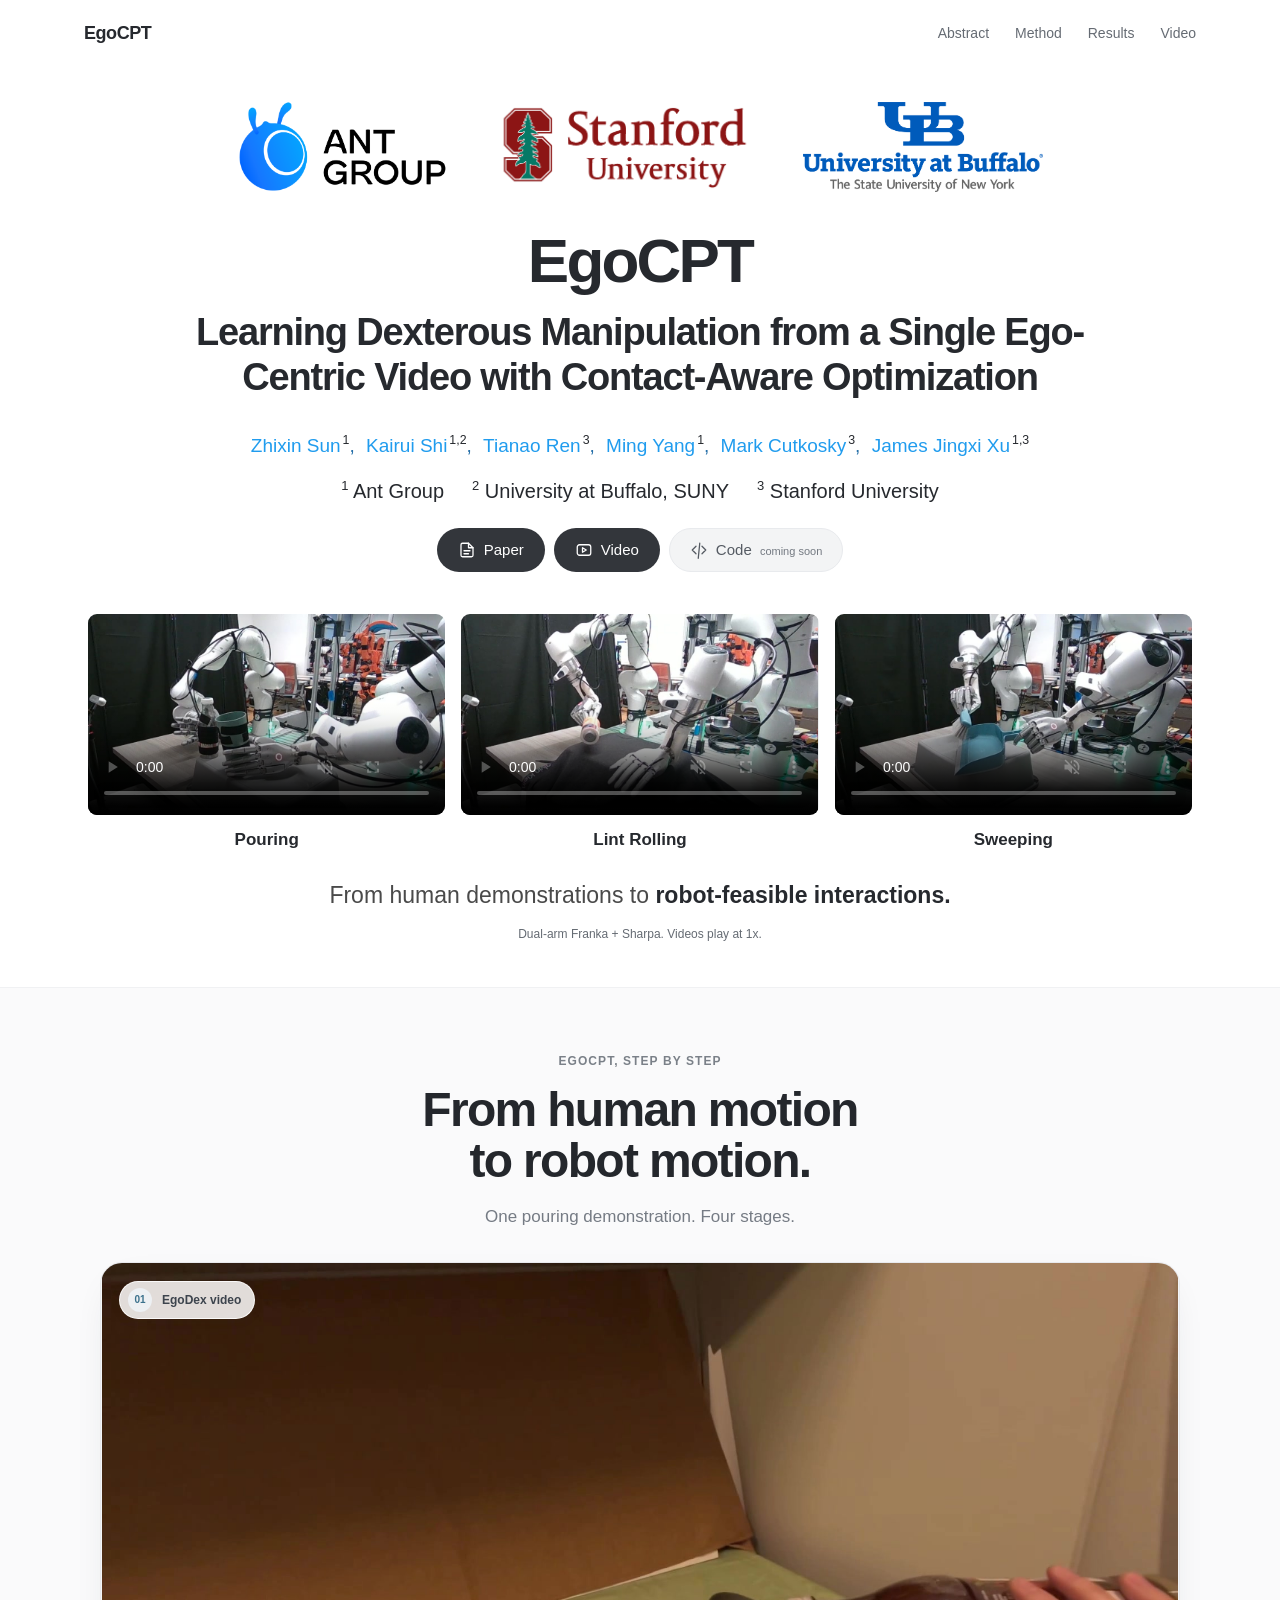
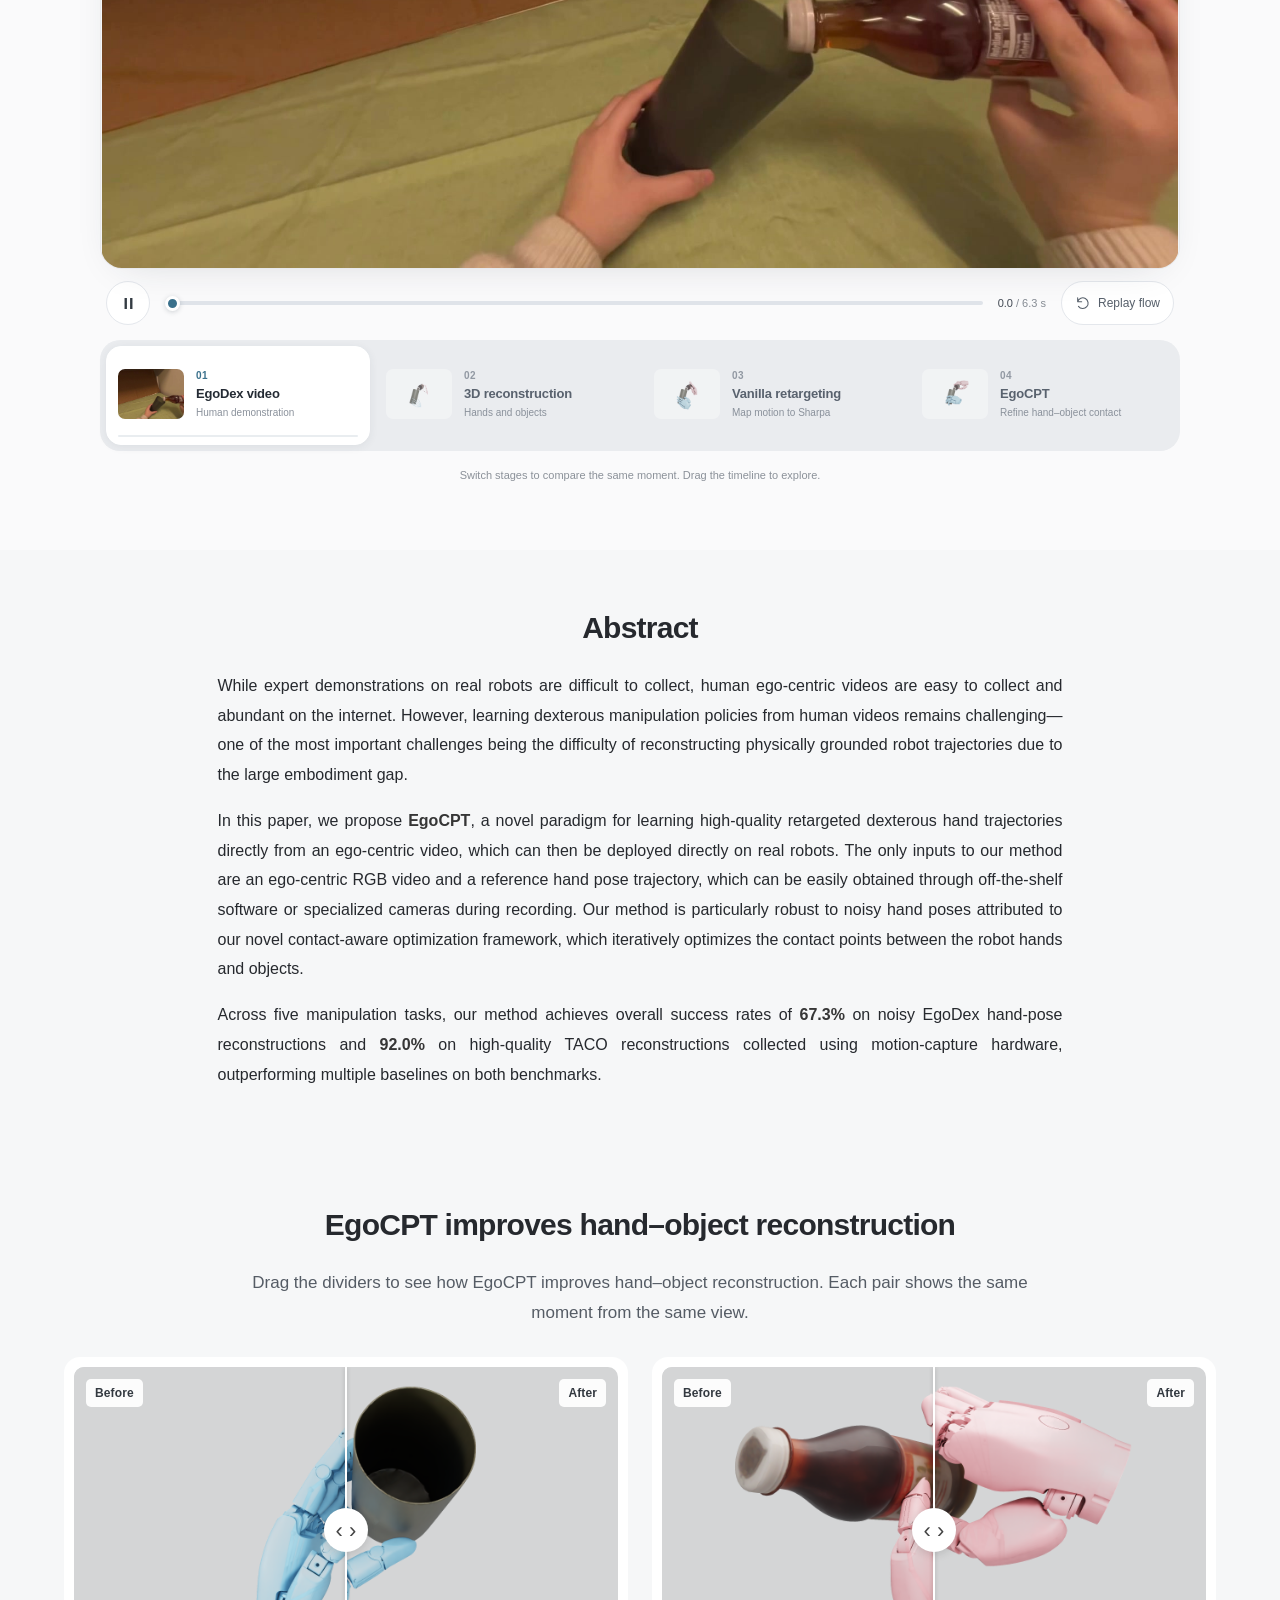
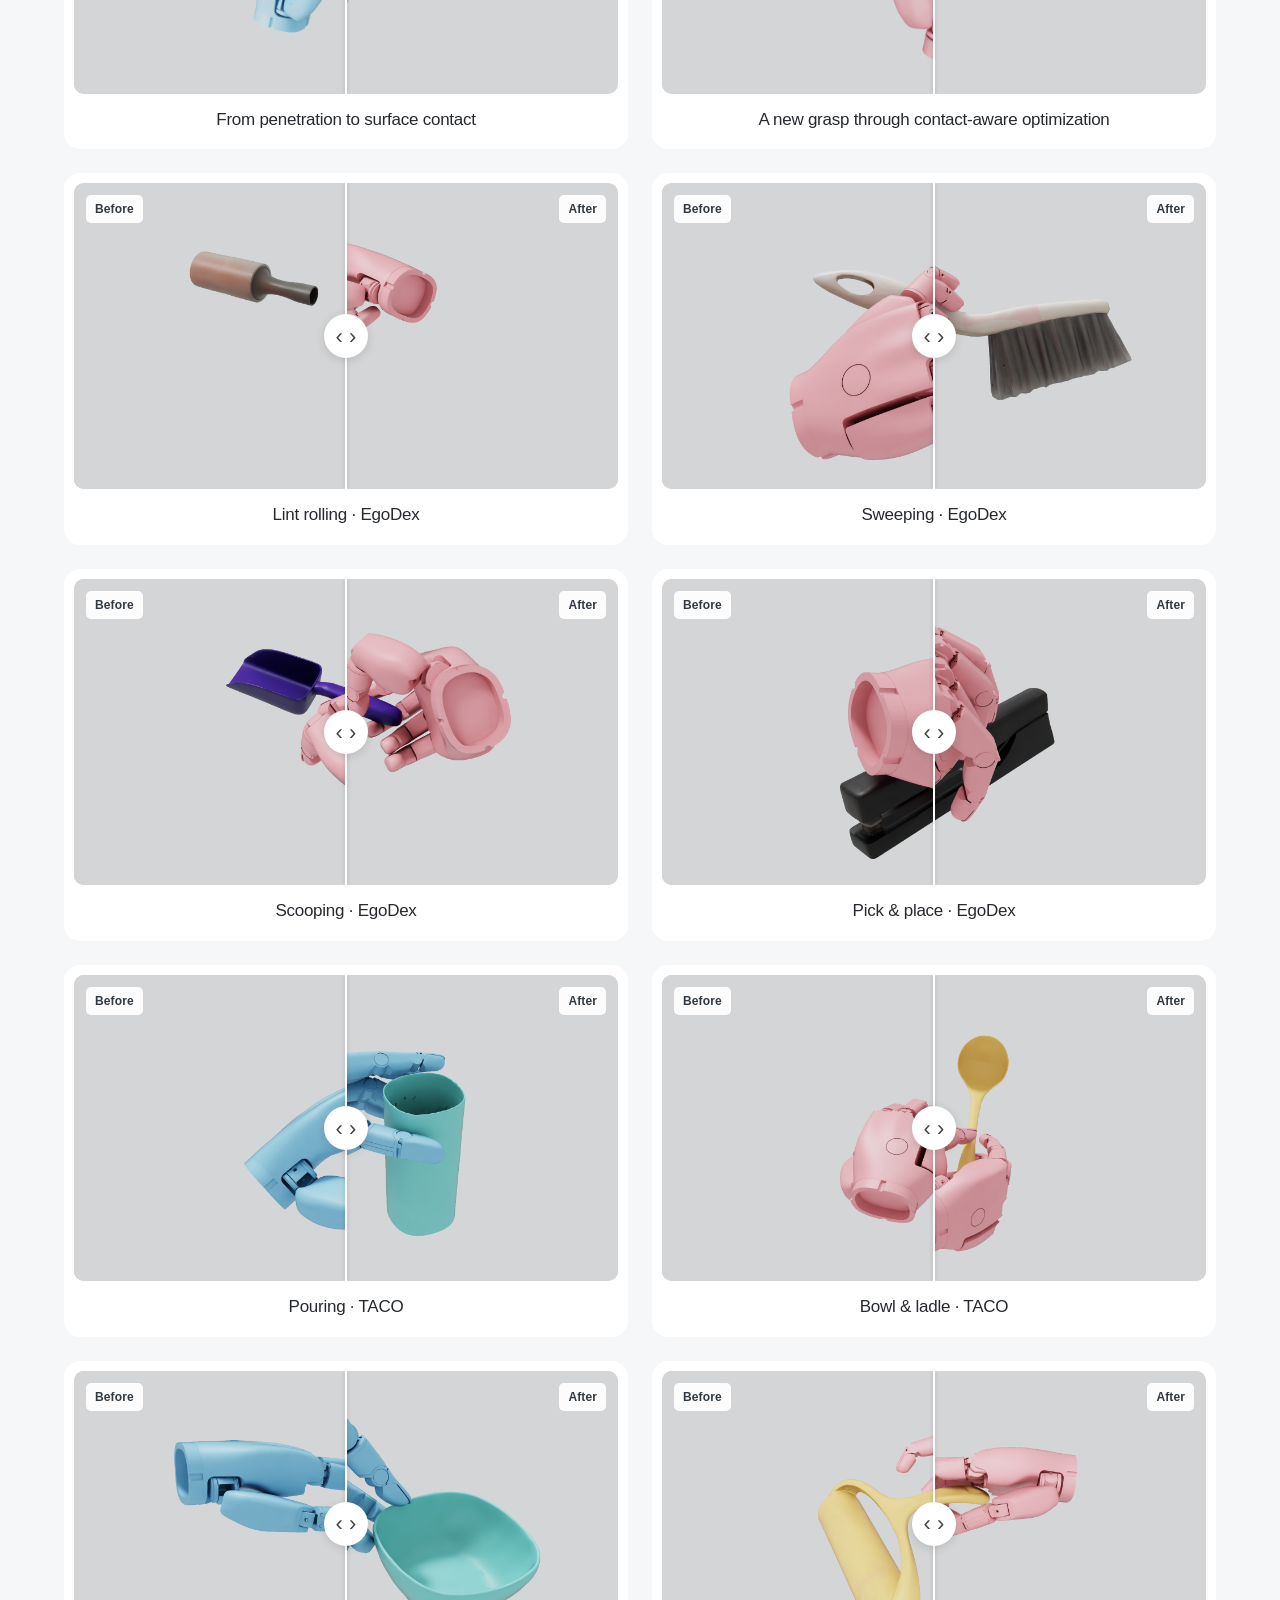
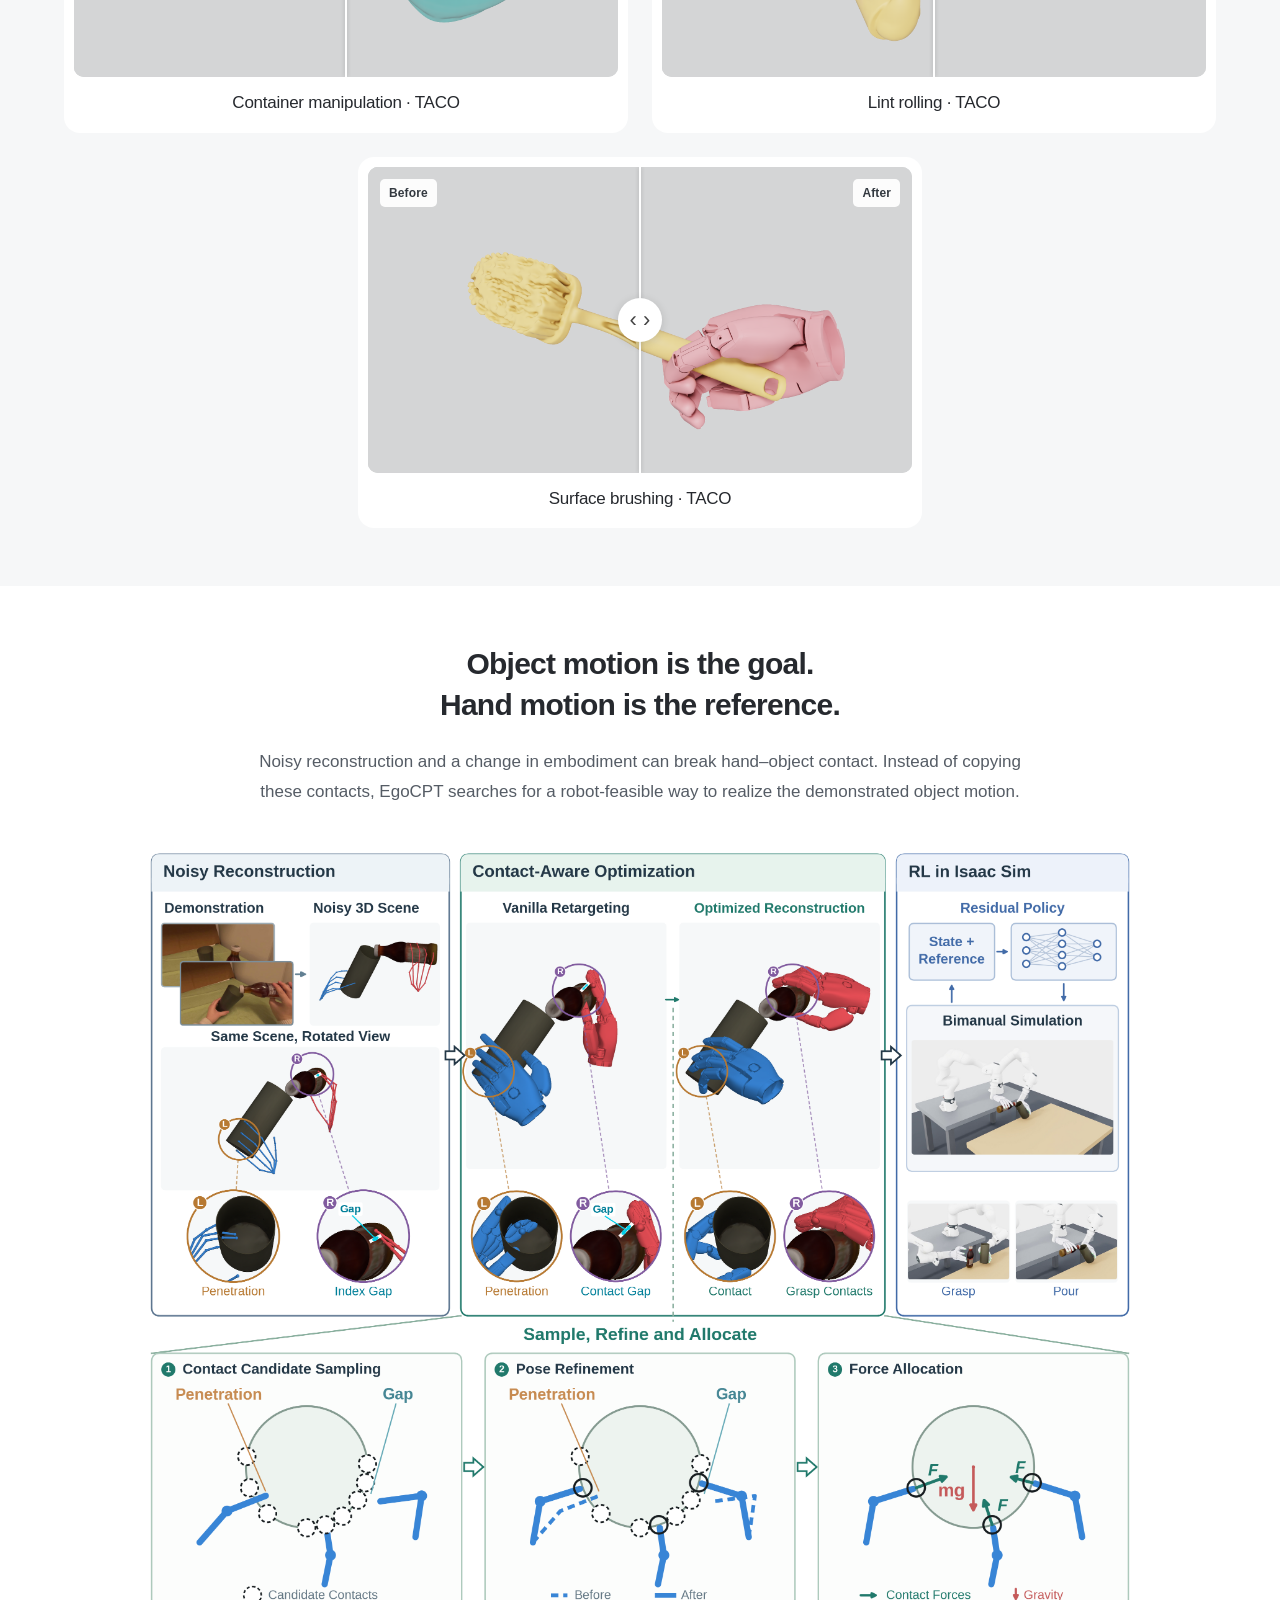
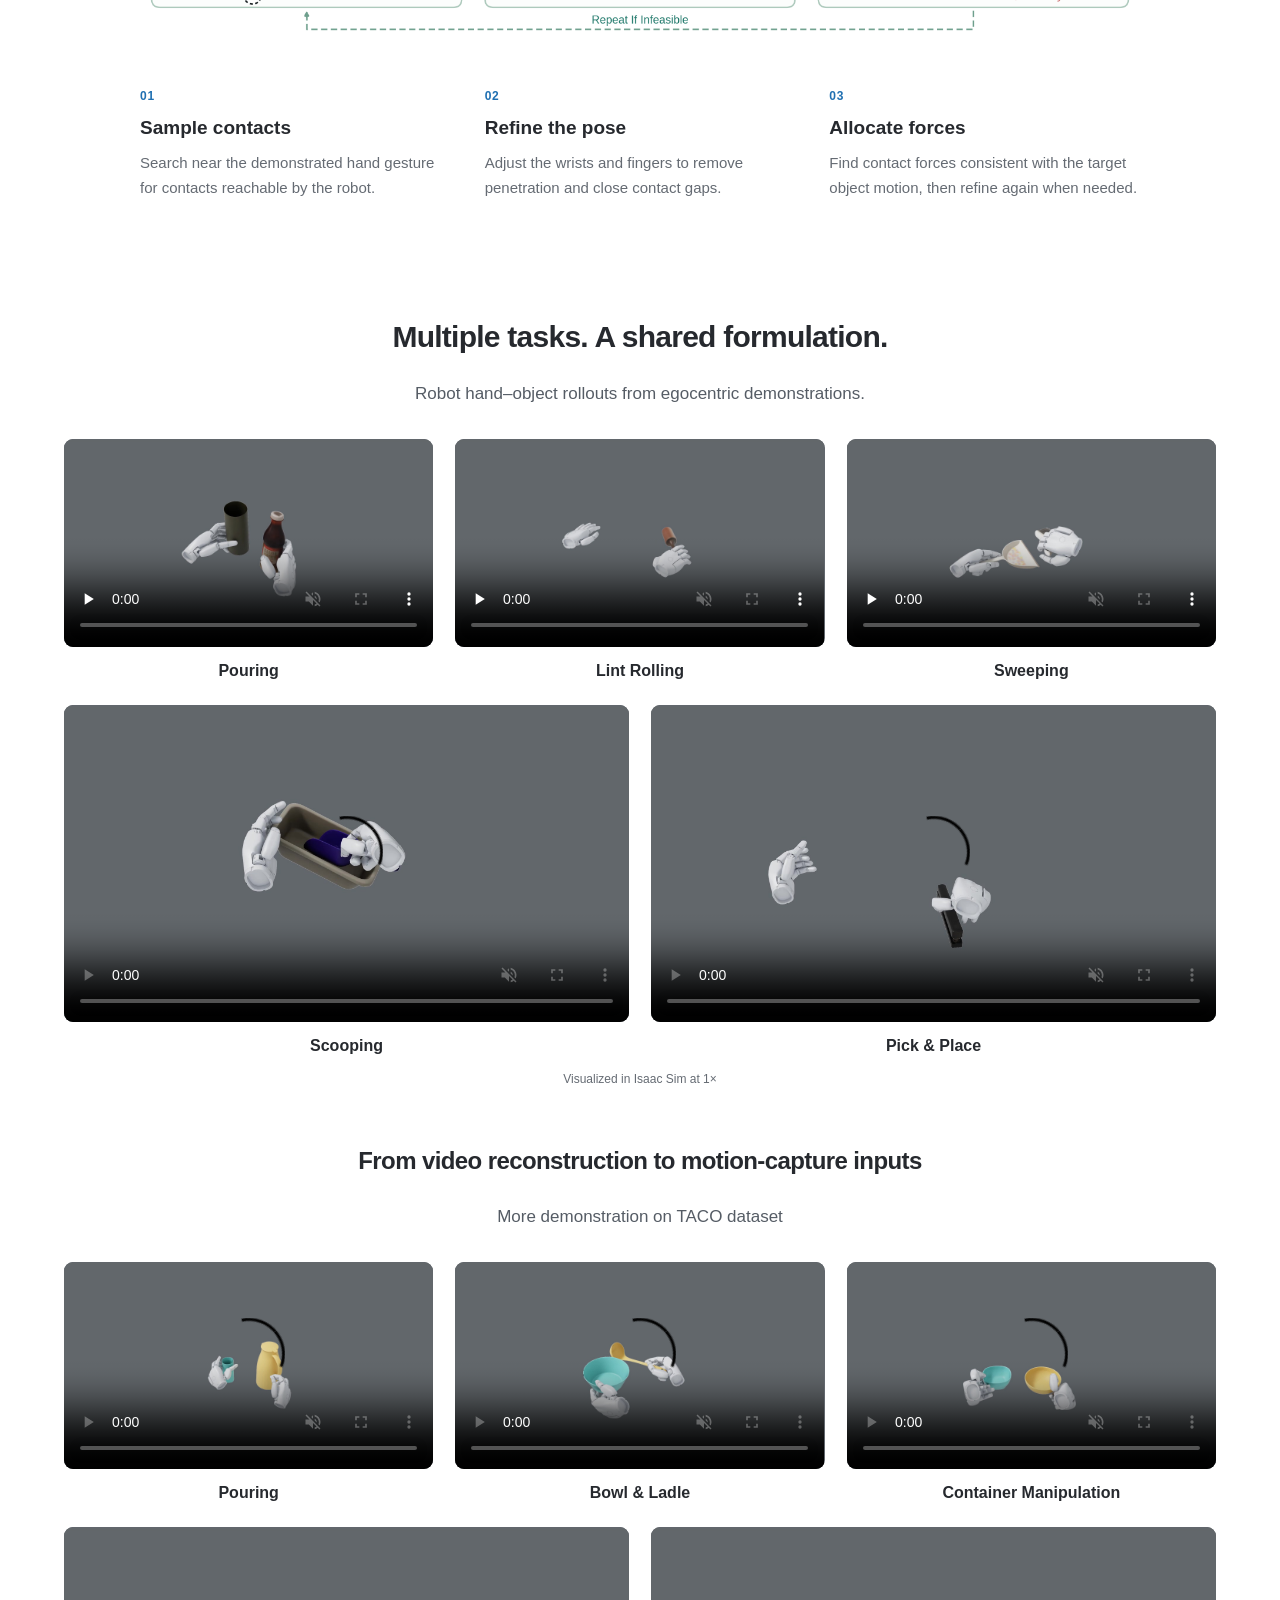
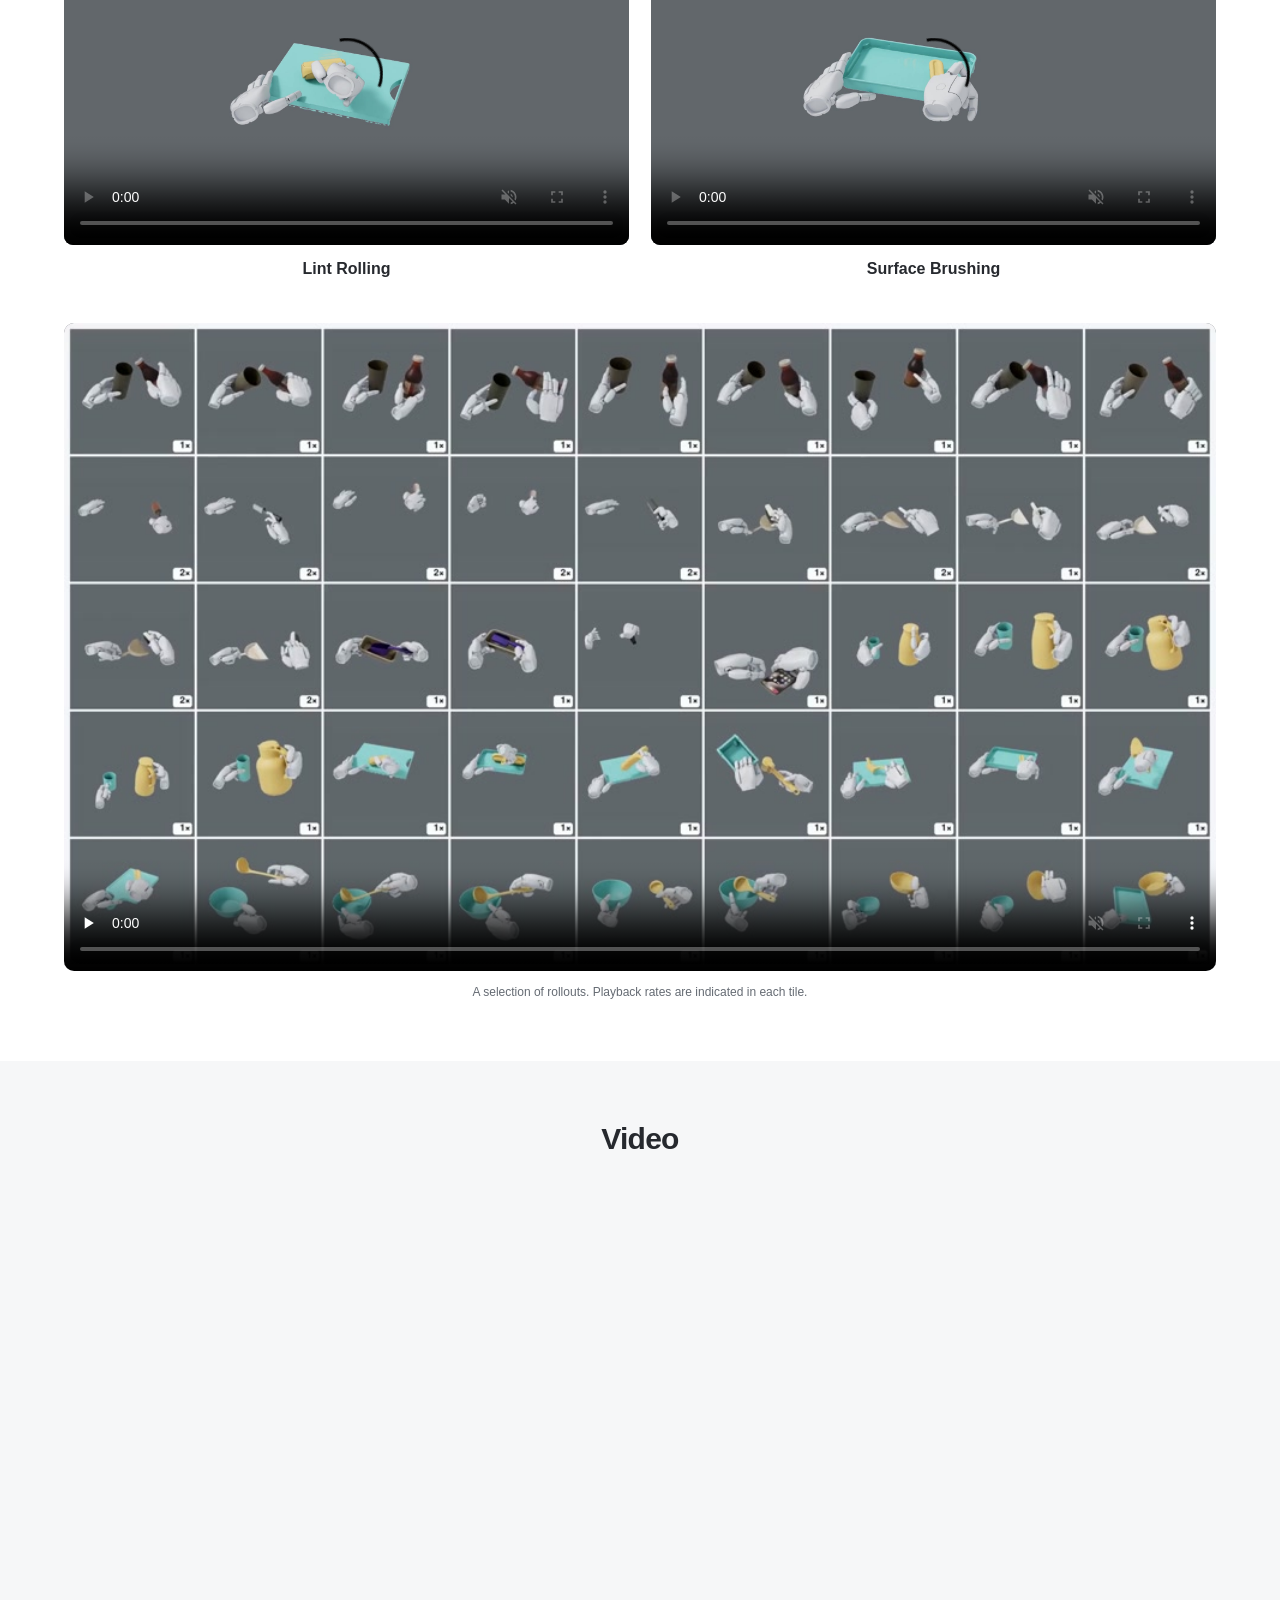
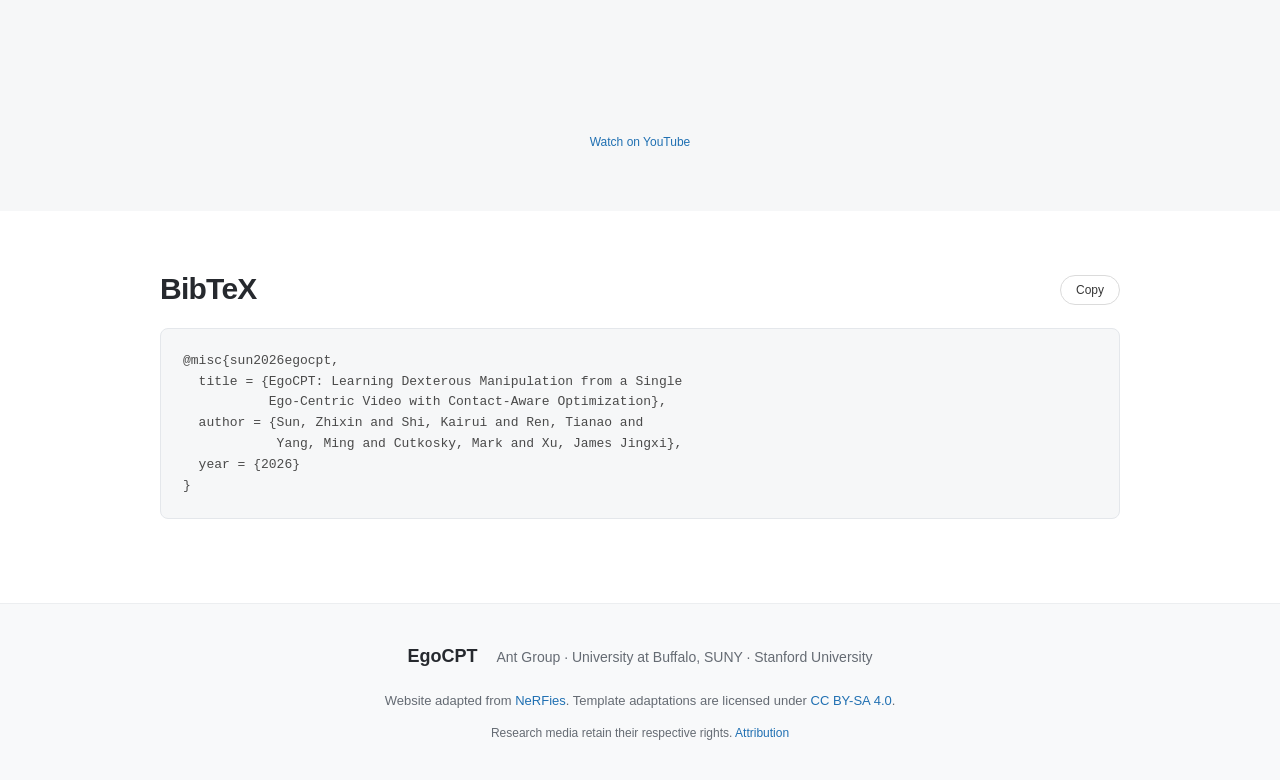
<file: index.html>
<!DOCTYPE html>
<html lang="en">
<head>
  <meta charset="utf-8">
  <meta name="viewport" content="width=device-width, initial-scale=1">
  <meta name="description" content="EgoCPT learns dexterous manipulation from a single ego-centric video with contact-aware optimization. A joint project of Ant Group, University at Buffalo, SUNY, and Stanford University.">
  <meta name="theme-color" content="#ffffff">
  <meta property="og:type" content="website">
  <meta property="og:title" content="EgoCPT: Learning Dexterous Manipulation from a Single Ego-Centric Video with Contact-Aware Optimization">
  <meta property="og:description" content="Object motion is the goal. Human hand motion is the reference. Recover robot-feasible contacts before learning to act.">
  <meta property="og:url" content="https://applewonder.github.io/EgoCPT.github.io/">
  <meta property="og:image" content="https://applewonder.github.io/EgoCPT.github.io/static/images/hero-pour.jpg">
  <link rel="canonical" href="https://applewonder.github.io/EgoCPT.github.io/">
  <title>EgoCPT: Learning Dexterous Manipulation from a Single Ego-Centric Video with Contact-Aware Optimization</title>
  <link rel="icon" href="static/images/favicon.svg" type="image/svg+xml">
  <link rel="stylesheet" href="static/css/bulma.min.css">
  <link rel="stylesheet" href="static/css/nerfies.css">
  <link rel="stylesheet" href="static/css/site.css?v=8b5aa6634744">
  <link rel="stylesheet" href="static/css/flow.css">
  <script src="static/js/site.js" defer></script>
  <script src="static/js/flow.js" defer></script>
</head>
<body>
  <a class="skip-link" href="#main">Skip to content</a>
  <nav class="project-nav" aria-label="Page sections">
    <a class="wordmark" href="#top">EgoCPT</a>
    <div class="nav-links">
      <a href="#abstract">Abstract</a>
      <a href="#method">Method</a>
      <a href="#results">Results</a>
      <a href="#video">Video</a>
    </div>
  </nav>

  <main id="main">
    <!-- The publication header and section layout are adapted from NeRFies. -->
    <section class="hero publication-header" id="top">
      <div class="hero-body">
        <div class="container is-max-desktop has-text-centered">
          <div class="institution-logos" aria-label="Author affiliations">
            <a href="https://www.antgroup.com/en" target="_blank" rel="noopener" aria-label="Ant Group">
              <img class="ant-group-logo" src="static/logos/ant-group.png" alt="Ant Group" width="1311" height="575">
            </a>
            <a href="https://www.stanford.edu/" target="_blank" rel="noopener" aria-label="Stanford University">
              <img class="stanford-logo" src="static/logos/stanford.png" alt="Stanford University" width="1080" height="346">
            </a>
            <a href="https://www.buffalo.edu/" target="_blank" rel="noopener" aria-label="University at Buffalo, SUNY">
              <img class="buffalo-logo" src="static/logos/buffalo.png" alt="University at Buffalo, The State University of New York" width="2716" height="1017">
            </a>
          </div>
          <h1 class="title is-1 publication-title">
            <span class="project-name">EgoCPT</span>
            <span class="paper-title">Learning Dexterous Manipulation from a Single Ego-Centric Video with Contact-Aware Optimization</span>
          </h1>
          <div class="publication-authors">
            <span class="author-block"><a href="https://www.linkedin.com/in/zhixin-sun-867335292/" target="_blank" rel="noopener noreferrer">Zhixin Sun</a><sup>1</sup>,</span>
            <span class="author-block"><a href="https://kairui-shi.github.io/" target="_blank" rel="noopener noreferrer">Kairui Shi</a><sup>1,2</sup>,</span>
            <span class="author-block"><a href="https://teoren0217.github.io/" target="_blank" rel="noopener noreferrer">Tianao Ren</a><sup>3</sup>,</span>
            <span class="author-block"><a href="https://users.ece.northwestern.edu/~mya671/" target="_blank" rel="noopener noreferrer">Ming Yang</a><sup>1</sup>,</span>
            <span class="author-block"><a href="https://profiles.stanford.edu/mark-cutkosky" target="_blank" rel="noopener noreferrer">Mark Cutkosky</a><sup>3</sup>,</span>
            <span class="author-block"><a href="https://jxu.ai/" target="_blank" rel="noopener noreferrer">James Jingxi Xu</a><sup>1,3</sup>
            </span>
          </div>
          <div class="publication-affiliations">
            <span><sup>1</sup> Ant Group</span>
            <span><sup>2</sup> University at Buffalo, SUNY</span>
            <span><sup>3</sup> Stanford University</span>
          </div>
          <div class="publication-links">
            <a class="button is-rounded is-dark paper-link" href="https://arxiv.org/abs/2610.17572" target="_blank" rel="noopener noreferrer" aria-label="Read the paper on arXiv">
              <svg class="link-icon" viewBox="0 0 24 24" aria-hidden="true"><path d="M14 3H6a2 2 0 0 0-2 2v14a2 2 0 0 0 2 2h12a2 2 0 0 0 2-2V9z"/><path d="M14 3v6h6M8 13h8M8 17h6"/></svg>
              <span>Paper</span>
            </a>
            <a class="button is-rounded is-dark video-link" href="https://www.youtube.com/watch?v=ekI-HM7igD0" target="_blank" rel="noopener noreferrer" aria-label="Watch the video on YouTube">
              <svg class="link-icon" viewBox="0 0 24 24" aria-hidden="true"><rect x="3" y="5" width="18" height="14" rx="3"/><path d="m10 9 5 3-5 3z"/></svg>
              <span>Video</span>
            </a>
            <span class="button is-rounded code-pending" aria-label="Research code coming soon">
              <svg class="link-icon" viewBox="0 0 24 24" aria-hidden="true"><path d="m8 7-5 5 5 5m8-10 5 5-5 5m-3-14-2 20"/></svg>
              <span>Code <span class="pending-note">coming soon</span></span>
            </span>
          </div>
        </div>
      </div>
    </section>

    <section class="hero teaser" aria-label="Real-world demonstrations">
      <div class="container is-max-widescreen">
        <div class="hero-body">
          <div class="hardware-grid">
            <figure class="hardware-card">
              <video class="auto-video" autoplay muted loop playsinline controls preload="metadata" poster="static/images/hero-pour.jpg" aria-label="Real-world pouring demonstration">
                <source src="static/videos/real-pour.mp4" type="video/mp4">
              </video>
              <figcaption>Pouring</figcaption>
            </figure>
            <figure class="hardware-card">
              <video class="auto-video" autoplay muted loop playsinline controls preload="metadata" poster="static/images/hero-lint.jpg" aria-label="Real-world lint rolling demonstration">
                <source src="static/videos/real-lint.mp4" type="video/mp4">
              </video>
              <figcaption>Lint Rolling</figcaption>
            </figure>
            <figure class="hardware-card">
              <video class="auto-video" autoplay muted loop playsinline controls preload="metadata" poster="static/images/hero-sweep.jpg" aria-label="Real-world sweeping demonstration">
                <source src="static/videos/real-sweep.mp4" type="video/mp4">
              </video>
              <figcaption>Sweeping</figcaption>
            </figure>
          </div>
          <h2 class="subtitle teaser-caption has-text-centered">
            From human demonstrations to <strong>robot-feasible interactions.</strong>
          </h2>
          <p class="media-note has-text-centered">Dual-arm Franka + Sharpa. Videos play at 1x.</p>
        </div>
      </div>
    </section>

    <section class="section flow-section" id="process" aria-labelledby="flow-title">
      <div class="container is-max-widescreen">
        <div class="flow-heading">
          <p class="flow-eyebrow">EgoCPT, step by step</p>
          <h2 id="flow-title">From human motion<br>to robot motion.</h2>
          <p>One pouring demonstration. Four stages.</p>
        </div>
        <div class="motion-flow" data-stage="0" data-state="idle">
          <div class="flow-screen" aria-label="Four-stage motion viewer">
            <div class="flow-view is-active" id="flow-panel-0" role="tabpanel" aria-labelledby="flow-tab-0">
              <video class="flow-video" muted playsinline controls preload="none" poster="static/images/flow-egodex.jpg" aria-label="Original EgoDex pouring video">
                <source src="static/videos/flow-egodex-1080p.mp4" type="video/mp4">
              </video>
            </div>
            <div class="flow-view" id="flow-panel-1" role="tabpanel" aria-labelledby="flow-tab-1" aria-hidden="true" inert>
              <video class="flow-video" muted playsinline controls preload="none" poster="static/images/flow-reconstruction.jpg" aria-label="Reconstructed hand skeletons and objects at the same time">
                <source src="static/videos/flow-reconstruction-1080p.mp4" type="video/mp4">
              </video>
            </div>
            <div class="flow-view" id="flow-panel-2" role="tabpanel" aria-labelledby="flow-tab-2" aria-hidden="true" inert>
              <video class="flow-video" muted playsinline controls preload="none" poster="static/images/flow-retarget.jpg" aria-label="Vanilla Sharpa retargeting at the same time">
                <source src="static/videos/flow-retarget-1080p.mp4" type="video/mp4">
              </video>
            </div>
            <div class="flow-view" id="flow-panel-3" role="tabpanel" aria-labelledby="flow-tab-3" aria-hidden="true" inert>
              <video class="flow-video" muted playsinline controls preload="none" poster="static/images/flow-egocpt.jpg" aria-label="EgoCPT optimized hand-object motion at the same time">
                <source src="static/videos/flow-egocpt-1080p.mp4" type="video/mp4">
              </video>
            </div>
            <div class="flow-badge" aria-hidden="true"><span class="flow-stage-number">01</span><span class="flow-stage-label">EgoDex video</span></div>
            <div class="flow-error" hidden role="status">This video could not load. <button type="button" class="flow-retry">Try again</button></div>
          </div>
          <div class="flow-controls">
            <button class="flow-toggle flow-icon-button" type="button" aria-label="Play flow">
              <svg class="flow-play-icon" viewBox="0 0 24 24" aria-hidden="true"><path d="m8 5 11 7-11 7z"/></svg>
              <svg class="flow-pause-icon" viewBox="0 0 24 24" aria-hidden="true"><path d="M7 5h3v14H7zM14 5h3v14h-3z"/></svg>
            </button>
            <input class="flow-scrub" type="range" min="0" max="189" step="1" value="0" aria-label="Time within the pouring demonstration" aria-valuetext="0.0 of 6.3 seconds">
            <span class="flow-clock" aria-hidden="true"><span class="flow-current-time">0.0</span><span> / 6.3 s</span></span>
            <button class="flow-replay" type="button" aria-label="Replay all four stages">
              <svg viewBox="0 0 24 24" aria-hidden="true"><path d="M4 10a8 8 0 1 1 1.2 7M4 4v6h6"/></svg><span>Replay flow</span>
            </button>
          </div>
          <div class="flow-tabs" role="tablist" aria-label="Stages from video to EgoCPT">
            <span class="flow-selection" aria-hidden="true"></span>
            <button class="flow-tab" id="flow-tab-0" type="button" role="tab" aria-controls="flow-panel-0" aria-selected="true" tabindex="0" data-label="EgoDex video">
              <img src="static/images/flow-egodex.jpg" width="96" height="54" alt="" loading="lazy">
              <span class="flow-tab-copy"><span class="flow-tab-number">01</span><strong>EgoDex video</strong><span class="flow-tab-detail">Human demonstration</span></span>
              <span class="flow-tab-progress" aria-hidden="true"><i></i></span>
            </button>
            <button class="flow-tab" id="flow-tab-1" type="button" role="tab" aria-controls="flow-panel-1" aria-selected="false" tabindex="-1" data-label="3D reconstruction">
              <img src="static/images/flow-reconstruction.jpg" width="96" height="54" alt="" loading="lazy">
              <span class="flow-tab-copy"><span class="flow-tab-number">02</span><strong>3D reconstruction</strong><span class="flow-tab-detail">Hands and objects</span></span>
              <span class="flow-tab-progress" aria-hidden="true"><i></i></span>
            </button>
            <button class="flow-tab" id="flow-tab-2" type="button" role="tab" aria-controls="flow-panel-2" aria-selected="false" tabindex="-1" data-label="Vanilla retargeting">
              <img src="static/images/flow-retarget.jpg" width="96" height="54" alt="" loading="lazy">
              <span class="flow-tab-copy"><span class="flow-tab-number">03</span><strong>Vanilla retargeting</strong><span class="flow-tab-detail">Map motion to Sharpa</span></span>
              <span class="flow-tab-progress" aria-hidden="true"><i></i></span>
            </button>
            <button class="flow-tab" id="flow-tab-3" type="button" role="tab" aria-controls="flow-panel-3" aria-selected="false" tabindex="-1" data-label="EgoCPT">
              <img src="static/images/flow-egocpt.jpg" width="96" height="54" alt="" loading="lazy">
              <span class="flow-tab-copy"><span class="flow-tab-number">04</span><strong>EgoCPT</strong><span class="flow-tab-detail">Refine hand–object contact</span></span>
              <span class="flow-tab-progress" aria-hidden="true"><i></i></span>
            </button>
          </div>
          <p class="flow-hint">Switch stages to compare the same moment. Drag the timeline to explore.</p>
          <p class="flow-announcement flow-sr-only" aria-live="polite"></p>
        </div>
      </div>
    </section>

    <section class="section section-soft" id="abstract">
      <div class="container is-max-desktop">
        <h2 class="title is-3 has-text-centered">Abstract</h2>
        <div class="content abstract-copy">
          <p>While expert demonstrations on real robots are difficult to collect, human ego-centric videos are easy to collect and abundant on the internet. However, learning dexterous manipulation policies from human videos remains challenging—one of the most important challenges being the difficulty of reconstructing physically grounded robot trajectories due to the large embodiment gap.</p>
          <p>In this paper, we propose <strong>EgoCPT</strong>, a novel paradigm for learning high-quality retargeted dexterous hand trajectories directly from an ego-centric video, which can then be deployed directly on real robots. The only inputs to our method are an ego-centric RGB video and a reference hand pose trajectory, which can be easily obtained through off-the-shelf software or specialized cameras during recording. Our method is particularly robust to noisy hand poses attributed to our novel contact-aware optimization framework, which iteratively optimizes the contact points between the robot hands and objects.</p>
          <p>Across five manipulation tasks, our method achieves overall success rates of <strong>67.3%</strong> on noisy EgoDex hand-pose reconstructions and <strong>92.0%</strong> on high-quality TACO reconstructions collected using motion-capture hardware, outperforming multiple baselines on both benchmarks.</p>
        </div>
      </div>
    </section>

    <section class="section section-soft" id="contacts">
      <div class="container is-max-widescreen">
        <h2 class="title is-3 has-text-centered">EgoCPT improves hand–object reconstruction</h2>
        <p class="section-intro">Drag the dividers to see how EgoCPT improves hand–object reconstruction. Each pair shows the same moment from the same view.</p>
        <div class="comparison-grid">
          <article class="task-comparison featured-comparison" data-task="pour-cup">
            <div class="image-comparison" style="--split:50%">
              <img class="comparison-image" src="static/images/cup-after.png" alt="Optimized fingers contacting the cup surface" loading="lazy" width="2048" height="1229">
              <div class="before-layer"><img class="comparison-image" src="static/images/cup-before.png" alt="Retargeted fingers penetrating the cup wall" loading="lazy" width="2048" height="1229"></div>
              <span class="comparison-label-layer label-layer-before"><span class="comparison-label label-before">Before</span></span>
              <span class="comparison-label-layer label-layer-after"><span class="comparison-label label-after">After</span></span>
              <span class="comparison-divider" aria-hidden="true"><span>‹ ›</span></span>
              <input type="range" min="0" max="100" step="0.1" value="50" aria-label="Compare cup contact before and after optimization" aria-valuetext="50 percent Before, 50 percent After">
            </div>
            <h3 class="detail-title">From penetration to surface contact</h3>
          </article>
          <article class="task-comparison featured-comparison" data-task="pour-grasp">
            <div class="image-comparison" style="--split:50%">
              <img class="comparison-image" src="static/images/grasp-after.png" alt="New multi-finger grasp produced by contact-aware optimization" loading="lazy" width="2048" height="1229">
              <div class="before-layer"><img class="comparison-image" src="static/images/grasp-before.png" alt="Retargeted fingers with a gap to the bottle surface" loading="lazy" width="2048" height="1229"></div>
              <span class="comparison-label-layer label-layer-before"><span class="comparison-label label-before">Before</span></span>
              <span class="comparison-label-layer label-layer-after"><span class="comparison-label label-after">After</span></span>
              <span class="comparison-divider" aria-hidden="true"><span>‹ ›</span></span>
              <input type="range" min="0" max="100" step="0.1" value="50" aria-label="Compare bottle grasp before and after optimization" aria-valuetext="50 percent Before, 50 percent After">
            </div>
            <h3 class="detail-title">A new grasp through contact-aware optimization</h3>
          </article>
        </div>
        <div class="comparison-grid">
          <article class="task-comparison" data-task="lint">
            <div class="image-comparison" style="--split:50%">
              <img class="comparison-image" src="static/images/contact-lint-11-view0-after.png" alt="Lint rolling: EgoCPT hand–object contact" loading="lazy" width="1920" height="1080">
              <div class="before-layer"><img class="comparison-image" src="static/images/contact-lint-11-view0-before.png" alt="Lint rolling: input retargeted hand pose at the same time" loading="lazy" width="1920" height="1080"></div>
              <span class="comparison-label-layer label-layer-before"><span class="comparison-label label-before">Before</span></span>
              <span class="comparison-label-layer label-layer-after"><span class="comparison-label label-after">After</span></span>
              <span class="comparison-divider" aria-hidden="true"><span>‹ ›</span></span>
              <input type="range" min="0" max="100" step="0.1" value="50" aria-label="Compare Lint rolling before and after contact optimization" aria-valuetext="50 percent Before, 50 percent After">
            </div>
            <h3 class="detail-title">Lint rolling · EgoDex</h3>
          </article>
          <article class="task-comparison" data-task="sweep">
            <div class="image-comparison" style="--split:50%">
              <img class="comparison-image" src="static/images/contact-sweep-focus-after.png" alt="Sweeping: EgoCPT hand–object contact" loading="lazy" width="1920" height="1080">
              <div class="before-layer"><img class="comparison-image" src="static/images/contact-sweep-focus-before.png" alt="Sweeping: input retargeted hand pose at the same time" loading="lazy" width="1920" height="1080"></div>
              <span class="comparison-label-layer label-layer-before"><span class="comparison-label label-before">Before</span></span>
              <span class="comparison-label-layer label-layer-after"><span class="comparison-label label-after">After</span></span>
              <span class="comparison-divider" aria-hidden="true"><span>‹ ›</span></span>
              <input type="range" min="0" max="100" step="0.1" value="50" aria-label="Compare Sweeping before and after contact optimization" aria-valuetext="50 percent Before, 50 percent After">
            </div>
            <h3 class="detail-title">Sweeping · EgoDex</h3>
          </article>
          <article class="task-comparison" data-task="scoop">
            <div class="image-comparison" style="--split:50%">
              <img class="comparison-image" src="static/images/contact-scoop-2238-view0-after.png" alt="Scooping: EgoCPT hand–object contact" loading="lazy" width="1920" height="1080">
              <div class="before-layer"><img class="comparison-image" src="static/images/contact-scoop-2238-view0-before.png" alt="Scooping: input retargeted hand pose at the same time" loading="lazy" width="1920" height="1080"></div>
              <span class="comparison-label-layer label-layer-before"><span class="comparison-label label-before">Before</span></span>
              <span class="comparison-label-layer label-layer-after"><span class="comparison-label label-after">After</span></span>
              <span class="comparison-divider" aria-hidden="true"><span>‹ ›</span></span>
              <input type="range" min="0" max="100" step="0.1" value="50" aria-label="Compare Scooping before and after contact optimization" aria-valuetext="50 percent Before, 50 percent After">
            </div>
            <h3 class="detail-title">Scooping · EgoDex</h3>
          </article>
          <article class="task-comparison" data-task="pick">
            <div class="image-comparison" style="--split:50%">
              <img class="comparison-image" src="static/images/contact-pick-focus-after.png" alt="Pick &amp; place: EgoCPT hand–object contact" loading="lazy" width="1920" height="1080">
              <div class="before-layer"><img class="comparison-image" src="static/images/contact-pick-focus-before.png" alt="Pick &amp; place: input retargeted hand pose at the same time" loading="lazy" width="1920" height="1080"></div>
              <span class="comparison-label-layer label-layer-before"><span class="comparison-label label-before">Before</span></span>
              <span class="comparison-label-layer label-layer-after"><span class="comparison-label label-after">After</span></span>
              <span class="comparison-divider" aria-hidden="true"><span>‹ ›</span></span>
              <input type="range" min="0" max="100" step="0.1" value="50" aria-label="Compare Pick &amp; place before and after contact optimization" aria-valuetext="50 percent Before, 50 percent After">
            </div>
            <h3 class="detail-title">Pick &amp; place · EgoDex</h3>
          </article>
        </div>
        <div class="comparison-grid taco-contact-grid" id="taco-contacts" role="group" aria-label="TACO comparisons">
          <article class="task-comparison" data-task="taco-pour">
            <div class="image-comparison" style="--split:50%">
              <img class="comparison-image" src="static/images/contact-taco-pour-focus-after.png" alt="Pouring · TACO: EgoCPT hand–object contact" loading="lazy" width="1920" height="1080">
              <div class="before-layer"><img class="comparison-image" src="static/images/contact-taco-pour-focus-before.png" alt="Pouring · TACO: input retargeted hand pose at the same time" loading="lazy" width="1920" height="1080"></div>
              <span class="comparison-label-layer label-layer-before"><span class="comparison-label label-before">Before</span></span>
              <span class="comparison-label-layer label-layer-after"><span class="comparison-label label-after">After</span></span>
              <span class="comparison-divider" aria-hidden="true"><span>‹ ›</span></span>
              <input type="range" min="0" max="100" step="0.1" value="50" aria-label="Compare Pouring · TACO before and after contact optimization" aria-valuetext="50 percent Before, 50 percent After">
            </div>
            <h3 class="detail-title">Pouring · TACO</h3>
          </article>
          <article class="task-comparison" data-task="taco-ladle">
            <div class="image-comparison" style="--split:50%">
              <img class="comparison-image" src="static/images/contact-taco-ladle-focus-after.png" alt="Bowl &amp; ladle · TACO: EgoCPT hand–object contact" loading="lazy" width="1920" height="1080">
              <div class="before-layer"><img class="comparison-image" src="static/images/contact-taco-ladle-focus-before.png" alt="Bowl &amp; ladle · TACO: input retargeted hand pose at the same time" loading="lazy" width="1920" height="1080"></div>
              <span class="comparison-label-layer label-layer-before"><span class="comparison-label label-before">Before</span></span>
              <span class="comparison-label-layer label-layer-after"><span class="comparison-label label-after">After</span></span>
              <span class="comparison-divider" aria-hidden="true"><span>‹ ›</span></span>
              <input type="range" min="0" max="100" step="0.1" value="50" aria-label="Compare Bowl &amp; ladle · TACO before and after contact optimization" aria-valuetext="50 percent Before, 50 percent After">
            </div>
            <h3 class="detail-title">Bowl &amp; ladle · TACO</h3>
          </article>
          <article class="task-comparison" data-task="taco-pick">
            <div class="image-comparison" style="--split:50%">
              <img class="comparison-image" src="static/images/contact-taco-pick-focus-after.png" alt="Container manipulation · TACO: EgoCPT hand–object contact" loading="lazy" width="1920" height="1080">
              <div class="before-layer"><img class="comparison-image" src="static/images/contact-taco-pick-focus-before.png" alt="Container manipulation · TACO: input retargeted hand pose at the same time" loading="lazy" width="1920" height="1080"></div>
              <span class="comparison-label-layer label-layer-before"><span class="comparison-label label-before">Before</span></span>
              <span class="comparison-label-layer label-layer-after"><span class="comparison-label label-after">After</span></span>
              <span class="comparison-divider" aria-hidden="true"><span>‹ ›</span></span>
              <input type="range" min="0" max="100" step="0.1" value="50" aria-label="Compare Container manipulation · TACO before and after contact optimization" aria-valuetext="50 percent Before, 50 percent After">
            </div>
            <h3 class="detail-title">Container manipulation · TACO</h3>
          </article>
          <article class="task-comparison" data-task="taco-lint">
            <div class="image-comparison" style="--split:50%">
              <img class="comparison-image" src="static/images/contact-taco-lint-taco_07-view-70-after.png" alt="Lint rolling · TACO: EgoCPT hand–object contact" loading="lazy" width="1920" height="1080">
              <div class="before-layer"><img class="comparison-image" src="static/images/contact-taco-lint-taco_07-view-70-before.png" alt="Lint rolling · TACO: input retargeted hand pose at the same time" loading="lazy" width="1920" height="1080"></div>
              <span class="comparison-label-layer label-layer-before"><span class="comparison-label label-before">Before</span></span>
              <span class="comparison-label-layer label-layer-after"><span class="comparison-label label-after">After</span></span>
              <span class="comparison-divider" aria-hidden="true"><span>‹ ›</span></span>
              <input type="range" min="0" max="100" step="0.1" value="50" aria-label="Compare Lint rolling · TACO before and after contact optimization" aria-valuetext="50 percent Before, 50 percent After">
            </div>
            <h3 class="detail-title">Lint rolling · TACO</h3>
          </article>
          <article class="task-comparison" data-task="taco-brush">
            <div class="image-comparison" style="--split:50%">
              <img class="comparison-image" src="static/images/contact-taco-brush-taco_12-view-70-after.png" alt="Surface brushing · TACO: EgoCPT hand–object contact" loading="lazy" width="1920" height="1080">
              <div class="before-layer"><img class="comparison-image" src="static/images/contact-taco-brush-taco_12-view-70-before.png" alt="Surface brushing · TACO: input retargeted hand pose at the same time" loading="lazy" width="1920" height="1080"></div>
              <span class="comparison-label-layer label-layer-before"><span class="comparison-label label-before">Before</span></span>
              <span class="comparison-label-layer label-layer-after"><span class="comparison-label label-after">After</span></span>
              <span class="comparison-divider" aria-hidden="true"><span>‹ ›</span></span>
              <input type="range" min="0" max="100" step="0.1" value="50" aria-label="Compare Surface brushing · TACO before and after contact optimization" aria-valuetext="50 percent Before, 50 percent After">
            </div>
            <h3 class="detail-title">Surface brushing · TACO</h3>
          </article>
        </div>
      </div>
    </section>

    <section class="section" id="method">
      <div class="container is-max-widescreen">
        <h2 class="title is-3 has-text-centered">Object motion is the goal.<br>Hand motion is the reference.</h2>
        <p class="section-intro">Noisy reconstruction and a change in embodiment can break hand–object contact. Instead of copying these contacts, EgoCPT searches for a robot-feasible way to realize the demonstrated object motion.</p>
        <figure class="pipeline-figure">
          <a href="static/images/pipeline.png" target="_blank" rel="noopener" aria-label="Open full-resolution EgoCPT pipeline figure">
            <img src="static/images/pipeline.png" alt="EgoCPT pipeline: noisy reconstruction, contact-aware optimization, and residual reinforcement learning. Optimization alternates contact candidate sampling, pose refinement, and force allocation." loading="lazy" width="1760" height="1430">
          </a>
        </figure>
        <div class="method-steps">
          <article><span class="step-number">01</span><h3>Sample contacts</h3><p>Search near the demonstrated hand gesture for contacts reachable by the robot.</p></article>
          <article><span class="step-number">02</span><h3>Refine the pose</h3><p>Adjust the wrists and fingers to remove penetration and close contact gaps.</p></article>
          <article><span class="step-number">03</span><h3>Allocate forces</h3><p>Find contact forces consistent with the target object motion, then refine again when needed.</p></article>
        </div>
      </div>
    </section>

    <section class="section" id="results">
      <div class="container is-max-widescreen">
        <h2 class="title is-3 has-text-centered">Multiple tasks. A shared formulation.</h2>
        <p class="section-intro">Robot hand–object rollouts from egocentric demonstrations.</p>
        <div class="results-carousel task-gallery" aria-label="EgoDex rollout examples">
          <figure class="result-card"><video class="auto-video" muted loop playsinline controls preload="none" poster="static/images/pour-1080p.jpg" aria-label="Pouring rollout"><source src="static/videos/pour-1080p.mp4" type="video/mp4"></video><figcaption>Pouring</figcaption></figure>
          <figure class="result-card"><video class="auto-video" muted loop playsinline controls preload="none" poster="static/images/lint-1080p.jpg" aria-label="Lint rolling rollout"><source src="static/videos/lint-1080p.mp4" type="video/mp4"></video><figcaption>Lint Rolling</figcaption></figure>
          <figure class="result-card"><video class="auto-video" muted loop playsinline controls preload="none" poster="static/images/sweep-1080p.jpg" aria-label="Sweeping rollout"><source src="static/videos/sweep-1080p.mp4" type="video/mp4"></video><figcaption>Sweeping</figcaption></figure>
          <figure class="result-card"><video class="auto-video" muted loop playsinline controls preload="none" poster="static/images/scoop-1080p.jpg" aria-label="Ice scooping rollout"><source src="static/videos/scoop-1080p.mp4" type="video/mp4"></video><figcaption>Scooping</figcaption></figure>
          <figure class="result-card"><video class="auto-video" muted loop playsinline controls preload="none" poster="static/images/pick-held-start-1080p.jpg" aria-label="Stapler pick and place rollout"><source src="static/videos/pick-held-start-1080p.mp4" type="video/mp4"></video><figcaption>Pick &amp; Place</figcaption></figure>
        </div>
        <p class="media-note has-text-centered">Visualized in Isaac Sim at 1×</p>
        <h3 class="title is-4 has-text-centered taco-heading">From video reconstruction to motion-capture inputs</h3>
        <p class="section-intro">More demonstration on TACO dataset</p>
        <div class="taco-gallery">
          <figure class="result-card"><video class="auto-video" muted loop playsinline controls preload="none" poster="static/images/taco-pour-1080p.jpg" aria-label="TACO pouring rollout"><source src="static/videos/taco-pour-1080p.mp4" type="video/mp4"></video><figcaption>Pouring</figcaption></figure>
          <figure class="result-card"><video class="auto-video" muted loop playsinline controls preload="none" poster="static/images/taco-ladle-1080p.jpg" aria-label="TACO bowl and ladle rollout"><source src="static/videos/taco-ladle-1080p.mp4" type="video/mp4"></video><figcaption>Bowl &amp; Ladle</figcaption></figure>
          <figure class="result-card"><video class="auto-video" muted loop playsinline controls preload="none" poster="static/images/taco-pick-1080p.jpg" aria-label="TACO container manipulation rollout"><source src="static/videos/taco-pick-1080p.mp4" type="video/mp4"></video><figcaption>Container Manipulation</figcaption></figure>
          <figure class="result-card"><video class="auto-video" muted loop playsinline controls preload="none" poster="static/images/taco-lint-1080p.jpg" aria-label="TACO lint rolling rollout"><source src="static/videos/taco-lint-1080p.mp4" type="video/mp4"></video><figcaption>Lint Rolling</figcaption></figure>
          <figure class="result-card"><video class="auto-video" muted loop playsinline controls preload="none" poster="static/images/taco-brush-1080p.jpg" aria-label="TACO surface brushing rollout"><source src="static/videos/taco-brush-1080p.mp4" type="video/mp4"></video><figcaption>Surface Brushing</figcaption></figure>
        </div>
        <div class="wall-block">
          <video class="auto-video success-wall" muted loop playsinline controls preload="none" poster="static/images/success-wall.jpg" aria-label="A wall of hand-object rollouts"><source src="static/videos/success-wall.mp4" type="video/mp4"></video>
          <p class="media-note has-text-centered">A selection of rollouts. Playback rates are indicated in each tile.</p>
        </div>
      </div>
    </section>

    <section class="section section-soft" id="video">
      <div class="container is-max-desktop">
        <h2 class="title is-3 has-text-centered">Video</h2>
        <div class="publication-video">
          <iframe src="https://www.youtube.com/embed/ekI-HM7igD0" title="EgoCPT project video" loading="lazy" allow="accelerometer; autoplay; clipboard-write; encrypted-media; gyroscope; picture-in-picture; web-share" referrerpolicy="strict-origin-when-cross-origin" allowfullscreen></iframe>
        </div>
        <p class="media-note has-text-centered"><a href="https://www.youtube.com/watch?v=ekI-HM7igD0" target="_blank" rel="noopener noreferrer">Watch on YouTube</a></p>
      </div>
    </section>

    <section class="section" id="bibtex">
      <div class="container is-max-desktop">
        <div class="citation-heading"><h2 class="title is-3">BibTeX</h2><button class="button is-small is-rounded" id="copy-bibtex" type="button">Copy</button></div>
        <pre class="citation"><code id="bibtex-code">@misc{sun2026egocpt,
  title = {EgoCPT: Learning Dexterous Manipulation from a Single
           Ego-Centric Video with Contact-Aware Optimization},
  author = {Sun, Zhixin and Shi, Kairui and Ren, Tianao and
            Yang, Ming and Cutkosky, Mark and Xu, James Jingxi},
  year = {2026}
}</code></pre>
        <p id="copy-status" class="copy-status" aria-live="polite"></p>
      </div>
    </section>
  </main>

  <footer class="footer">
    <div class="container is-max-desktop has-text-centered">
      <p class="footer-name">EgoCPT <span>Ant Group · University at Buffalo, SUNY · Stanford University</span></p>
      <p>Website adapted from <a href="https://nerfies.github.io/" target="_blank" rel="noopener">NeRFies</a>.
        Template adaptations are licensed under <a href="https://creativecommons.org/licenses/by-sa/4.0/" target="_blank" rel="noopener">CC BY-SA 4.0</a>.</p>
      <p class="media-note">Research media retain their respective rights. <a href="THIRD_PARTY.md">Attribution</a></p>
    </div>
  </footer>
</body>
</html>
</file>
<file: static/css/nerfies.css>
body {
  font-family: 'Noto Sans', sans-serif;
}


.footer .icon-link {
    font-size: 25px;
    color: #000;
}

.link-block a {
    margin-top: 5px;
    margin-bottom: 5px;
}

.dnerf {
  font-variant: small-caps;
}


.teaser .hero-body {
  padding-top: 0;
  padding-bottom: 3rem;
}

.teaser {
  font-family: 'Google Sans', sans-serif;
}


.publication-title {
}

.publication-banner {
  max-height: parent;

}

.publication-banner video {
  position: relative;
  left: auto;
  top: auto;
  transform: none;
  object-fit: fit;
}

.publication-header .hero-body {
}

.publication-title {
    font-family: 'Google Sans', sans-serif;
}

.publication-authors {
    font-family: 'Google Sans', sans-serif;
}

.publication-venue {
    color: #555;
    width: fit-content;
    font-weight: bold;
}

.publication-awards {
    color: #ff3860;
    width: fit-content;
    font-weight: bolder;
}

.publication-authors {
}

.publication-authors a {
   color: hsl(204, 86%, 53%) !important;
}

.publication-authors a:hover {
    text-decoration: underline;
}

.author-block {
  display: inline-block;
}

.publication-banner img {
}

.publication-authors {
  /*color: #4286f4;*/
}

.publication-video {
    position: relative;
    width: 100%;
    height: 0;
    padding-bottom: 56.25%;

    overflow: hidden;
    border-radius: 10px !important;
}

.publication-video iframe {
    position: absolute;
    top: 0;
    left: 0;
    width: 100%;
    height: 100%;
}

.publication-body img {
}

.results-carousel {
  overflow: hidden;
}

.results-carousel .item {
  margin: 5px;
  overflow: hidden;
  border: 1px solid #bbb;
  border-radius: 10px;
  padding: 0;
  font-size: 0;
}

.results-carousel video {
  margin: 0;
}


.interpolation-panel {
  background: #f5f5f5;
  border-radius: 10px;
}

.interpolation-panel .interpolation-image {
  width: 100%;
  border-radius: 5px;
}

.interpolation-video-column {
}

.interpolation-panel .slider {
  margin: 0 !important;
}

.interpolation-panel .slider {
  margin: 0 !important;
}

#interpolation-image-wrapper {
  width: 100%;
}
#interpolation-image-wrapper img {
  border-radius: 5px;
}
</file>
<file: static/css/site.css>
/* EgoCPT adaptations of the NeRFies project-page template (CC BY-SA 4.0). */
:root { --ink: #26292e; --muted: #656b73; --blue: #2070b2; --soft: #f6f7f8; --line: #e4e7eb; }
html { scroll-behavior: smooth; scroll-padding-top: 28px; }
body { font-family: -apple-system, BlinkMacSystemFont, "Segoe UI", "Noto Sans", sans-serif; color: var(--ink); -webkit-font-smoothing: antialiased; font-optical-sizing: auto; }
.title { color: var(--ink); letter-spacing: -.025em; }
a { color: var(--blue); }
a:hover { color: #134873; }
a:focus-visible, button:focus-visible { outline: 3px solid #489cdc; outline-offset: 5px; }
.skip-link { position: absolute; top: -60px; left: 18px; padding: 12px; background: white; z-index: 30; }
.skip-link:focus { top: 8px; }
.project-nav { max-width: 1160px; margin: 0 auto; min-height: 66px; padding: 16px 24px; display: flex; align-items: center; justify-content: space-between; }
.wordmark { color: var(--ink); font-weight: 700; letter-spacing: -.025em; font-size: 18px; }
.nav-links { display: flex; gap: 26px; font-size: 14px; }
.nav-links a { color: var(--muted); }
.nav-links a:hover { color: var(--blue); }
.publication-header .hero-body { padding: 35px 24px 22px; }
.institution-logos { display: flex; flex-wrap: wrap; align-items: center; justify-content: center; gap: 24px clamp(28px, 4vw, 48px); margin: 0 auto 32px; }
.institution-logos a { display: block; flex: 0 0 auto; max-width: 100%; }
.institution-logos img { display: block; height: auto; max-width: 100%; }
.ant-group-logo { width: 210px; }
.stanford-logo { width: 260px; }
.buffalo-logo { width: 240px; }
.publication-title { font-family: "Google Sans", "Helvetica Neue", Arial, sans-serif; line-height: 1.17; font-weight: 600; margin-bottom: 26px !important; }
.project-name { display: block; font-size: 62px; letter-spacing: -.045em; margin-bottom: 12px; }
.paper-title { display: block; font-size: 38px; line-height: 1.2; max-width: 1000px; margin: 0 auto; text-wrap: balance; }
.publication-authors { font-family: inherit; font-size: 19px; line-height: 1.95; color: #256fa8; }
.author-block { margin: 0 3px; }
sup { font-size: .65em; vertical-align: super; line-height: 0; }
.publication-authors sup { margin-left: 2px; color: var(--ink); }
.publication-affiliations { display: flex; flex-wrap: wrap; justify-content: center; gap: 10px 28px; margin: 12px 0 22px; font-size: 20px; }
.publication-links { display: flex; flex-wrap: wrap; justify-content: center; gap: 9px; }
.publication-links .button { font-size: 15px; height: 40px; padding: 0 20px; gap: 8px; }
.button.is-dark { background: #33363b; }
.code-pending { background: #f3f4f5; color: #555b63; border-color: #e8eaed; cursor: default; }
.pending-note { font-size: 11px; margin-left: 4px; color: #737981; }
.publication-links .button { min-height: 44px; }
.publication-links button[disabled] { opacity: 1; cursor: default; }
.button:not([disabled]):active { transform: scale(.97); }
.link-icon { width: 18px; height: 18px; fill: none; stroke: currentColor; stroke-width: 1.7; stroke-linecap: round; stroke-linejoin: round; }
.container.is-max-widescreen { max-width: 1152px; }
.teaser .hero-body { padding: 20px 24px 42px; }
.hardware-grid { display: grid; grid-template-columns: repeat(3,minmax(0,1fr)); gap: 16px; }
.hardware-card { min-width: 0; }
.hardware-card video { width: 100%; aspect-ratio: 16/9; display: block; background: #eceeef; border-radius: 9px; object-fit: contain; }
.hardware-card figcaption { text-align: center; font-weight: 600; font-size: 17px; margin: 12px 0 0; }
.teaser-caption { font-size: 23px; line-height: 1.5; margin: 26px auto 10px !important; }
.teaser-caption strong { font-weight: 600; color: var(--ink); }
.media-note { font-size: 12px; color: var(--muted); line-height: 1.65; margin-top: 12px; }
.section { padding: 58px 24px; }
.section-soft { background: var(--soft); }
.section .title.is-3 { font-size: 30px; line-height: 1.35; margin-bottom: 22px; }
.abstract-copy { max-width: 845px; margin: 0 auto; font-size: 16px; line-height: 1.85; text-align: justify; }
.abstract-copy p:not(:last-child) { margin-bottom: 1.05em; }
.section-intro { font-size: 17px; line-height: 1.75; color: #555c65; text-align: center; max-width: 790px; margin: 0 auto 30px; }
.pipeline-figure { max-width: 1000px; margin: 0 auto; }
.pipeline-figure img { display: block; width: 100%; height: auto; }
.pipeline-figure a { display: block; }
.method-steps { display: grid; grid-template-columns: repeat(3,minmax(0,1fr)); gap: 34px; margin: 34px auto 0; max-width: 1000px; }
.step-number { color: var(--blue); font-size: 12px; font-weight: 700; letter-spacing: .06em; }
.method-steps h3 { font-size: 19px; font-weight: 600; margin: 7px 0; }
.method-steps p { font-size: 15px; line-height: 1.7; color: var(--muted); }
.comparison-grid { display: grid; grid-template-columns: repeat(2,minmax(0,1fr)); gap: 24px; }
.image-comparison { --comparison-bg: #d4d5d6; position: relative; overflow: hidden; border-radius: 10px; aspect-ratio: 2048/1229; background: var(--comparison-bg); cursor: ew-resize; touch-action: pan-y; user-select: none; }
.comparison-image { width: 100%; height: 100%; object-fit: contain; display: block; }
/* Keep the two scenes in disjoint halves, including fully hidden endpoints. */
.image-comparison > .comparison-image { clip-path: inset(0 0 0 var(--split)); }
/* The renders have alpha: clip an opaque scene, not just its visible meshes. */
.before-layer { position: absolute; inset: 0; background: var(--comparison-bg); clip-path: inset(0 calc(100% - var(--split)) 0 0); }
/* Clip each label in the same coordinates as its image. */
.comparison-label-layer { position: absolute; inset: 0; pointer-events: none; }
.label-layer-before { clip-path: inset(0 calc(100% - var(--split)) 0 0); }
.label-layer-after { clip-path: inset(0 0 0 var(--split)); }
.comparison-label { position: absolute; top: 12px; border-radius: 5px; padding: 5px 9px; background: rgba(255,255,255,.93); color: #333940; font-size: 12px; font-weight: 600; pointer-events: none; }
.label-before { left: 12px; } .label-after { right: 12px; }
.comparison-divider { position: absolute; top: 0; bottom: 0; left: var(--split); width: 2px; background: white; box-shadow: 0 0 4px #0003; pointer-events: none; transform: translateX(-1px); }
.comparison-divider span { position: absolute; top: 50%; left: 50%; transform: translate(-50%,-50%); width: 40px; height: 40px; border-radius: 50%; background: white; color: #444; display: grid; place-content: center; font-size: 22px; box-shadow: 0 2px 10px #0002; white-space: pre; }
.image-comparison input { position: absolute; inset: 0; width: 100%; height: 100%; opacity: 0; margin: 0; pointer-events: none; }
.image-comparison:focus-within { outline: 3px solid #2680c2; outline-offset: 4px; }
.detail-title { font-size: 17px; text-align: center; margin-top: 16px; font-weight: 500; }
.task-comparison { background: white; border-radius: 16px; padding: 10px 10px 18px; }
.task-comparison .image-comparison { aspect-ratio: 16/9; --comparison-bg: #d4d5d6; }
.task-comparison.featured-comparison .image-comparison { aspect-ratio: 5/3; --comparison-bg: #d4d5d6; }
.comparison-grid + .comparison-grid { margin-top: 24px; }
.taco-contact-grid { margin-top: 24px; }
@media (min-width: 601px) { .comparison-grid > .task-comparison:last-child:nth-child(odd) { grid-column: 1 / -1; width: calc((100% - 24px) / 2); justify-self: center; } }
.task-comparison .detail-title { margin-top: 14px; line-height: 1.4; letter-spacing: -.015em; }
.comparison-label { backdrop-filter: blur(12px); letter-spacing: .01em; }
.comparison-divider span { width: 44px; height: 44px; }
.image-comparison.is-dragging .comparison-divider span { transform: translate(-50%,-50%) scale(1.08); box-shadow: 0 3px 14px #0004; }
@media (prefers-reduced-transparency: reduce) { .comparison-label { background: white; backdrop-filter: none; } }
@media (prefers-contrast: more) { .comparison-label { background: white; border: 1px solid #26292e; } }
.task-gallery { display: grid; grid-template-columns: repeat(6,minmax(0,1fr)); gap: 22px; overflow: visible; }
.task-gallery .result-card { grid-column: span 2; }
.task-gallery .result-card:nth-last-child(-n+2) { grid-column: span 3; }
.result-card { min-width: 0; }
.result-card video { display: block; width: 100%; aspect-ratio: 16/9; object-fit: contain; background: #62676d; border-radius: 9px; }
.result-card figcaption { text-align: center; font-size: 16px; font-weight: 600; margin-top: 12px; }
.taco-heading { margin-top: 54px; line-height: 1.4; }
.taco-gallery { display: grid; grid-template-columns: repeat(6,minmax(0,1fr)); gap: 22px; }
.taco-gallery .result-card { grid-column: span 2; }
.taco-gallery .result-card:nth-last-child(-n+2) { grid-column: span 3; }
.wall-block { margin-top: 42px; }
.success-wall { width: 100%; border-radius: 10px; display: block; aspect-ratio: 16/9; background: #62676d; }
.publication-video iframe { display: block; border: 0; }
.citation-heading { display: flex; align-items: center; justify-content: space-between; gap: 12px; margin-bottom: 18px; }
.citation-heading .title { margin: 0 !important; }
.citation { background: var(--soft); border: 1px solid var(--line); border-radius: 8px; padding: 22px; font-size: 13px; overflow-x: auto; line-height: 1.6; }
.copy-status { min-height: 20px; color: var(--muted); font-size: 12px; margin-top: 6px; }
.footer { background: #f8f9fa; padding: 36px 24px; font-size: 13px; color: var(--muted); line-height: 1.8; border-top: 1px solid #eceef0; }
.footer-name { font-size: 18px; font-weight: 700; color: var(--ink); margin-bottom: 16px; }
.footer-name span { font-weight: 400; color: var(--muted); font-size: 14px; margin-left: 14px; }
@media (max-width: 900px) {
  .project-name { font-size: 52px; }
  .paper-title { font-size: 31px; }
  .publication-authors { font-size: 17px; }
  .hardware-grid { gap: 12px; }
  .hardware-card figcaption { font-size: 15px; }
  .teaser-caption { font-size: 21px; }
}
@media (max-width: 600px) {
  .project-nav { padding: 14px 18px; min-height: 54px; }
  .nav-links { gap: 14px; font-size: 12px; }
  .publication-header .hero-body { padding: 22px 18px 18px; }
  .institution-logos { gap: 16px 28px; margin-bottom: 24px; }
  .ant-group-logo { width: 125px; }
  .stanford-logo { width: 165px; }
  .buffalo-logo { width: 150px; }
  .project-name { font-size: 45px; margin-bottom: 14px; }
  .paper-title { font-size: 27px; line-height: 1.22; }
  .publication-authors { font-size: 16px; line-height: 1.9; }
  .publication-affiliations { font-size: 16px; gap: 8px 18px; }
  .publication-links { gap: 7px; }
  .publication-links .button { font-size: 13px; padding: 0 14px; }
  .pending-note { font-size: 10px; }
  .teaser .hero-body { padding: 12px 18px 32px; }
  .hardware-grid { grid-template-columns: 1fr; gap: 22px; }
  .hardware-card figcaption { margin-top: 9px; font-size: 17px; }
  .teaser-caption { font-size: 20px; }
  .section { padding: 38px 18px; }
  .section .title.is-3 { font-size: 26px; }
  .abstract-copy { text-align: left; font-size: 15px; line-height: 1.8; }
  .section-intro { font-size: 16px; }
  .method-steps { grid-template-columns: 1fr; gap: 20px; }
  .comparison-grid, .taco-gallery { grid-template-columns: 1fr; }
  .taco-gallery .result-card, .taco-gallery .result-card:nth-last-child(-n+2) { grid-column: auto; }
  .task-gallery { grid-template-columns: repeat(2,minmax(0,1fr)); gap: 22px 12px; }
  .task-gallery .result-card, .task-gallery .result-card:nth-last-child(-n+2) { grid-column: auto; }
  .task-gallery .result-card:last-child { grid-column: span 2; }
  .result-card figcaption { font-size: 14px; }
  .citation { font-size: 11px; padding: 16px; }
  .footer-name span { display: block; margin: 4px 0 0; }
}
@media (prefers-reduced-motion: reduce) { html { scroll-behavior: auto; } }
</file>
<file: static/css/flow.css>
/* A four-stage, synchronized presentation of one demonstration. */
.flow-section { padding-top: 64px; padding-bottom: 66px; background: #fafafb; border-top: 1px solid #f0f1f3; }
.flow-heading { text-align: center; margin: 0 auto 32px; }
.flow-eyebrow { color: #7a8088; font-size: 12px; font-weight: 600; letter-spacing: .09em; text-transform: uppercase; margin-bottom: 14px; }
.flow-heading h2 { color: #24272c; font-size: clamp(32px, 4vw, 48px); font-weight: 650; line-height: 1.08; letter-spacing: -.035em; text-wrap: balance; }
.flow-heading > p:last-child { color: #757b84; font-size: 17px; margin: 17px 0 0; }
.motion-flow { --flow-accent: #3b718c; max-width: 1080px; margin: 0 auto; }
.motion-flow[data-stage="3"] { --flow-accent: #bb734f; }
.flow-screen { position: relative; aspect-ratio: 16/9; overflow: hidden; background: #f4f5f7; border: 1px solid #e8e9ed; border-radius: 22px; isolation: isolate; box-shadow: 0 12px 40px -22px #242b3833; }
.flow-view { position: absolute; inset: 0; opacity: 0; pointer-events: none; transition: opacity 260ms ease-out; }
.flow-view.is-active { opacity: 1; pointer-events: auto; z-index: 1; }
.flow-video { display: block; width: 100%; height: 100%; object-fit: contain; background: #f4f5f7; }
.flow-badge { position: absolute; top: 18px; left: 18px; z-index: 3; display: flex; align-items: center; gap: 10px; min-height: 36px; padding: 6px 13px 6px 8px; background: #ffffffd9; backdrop-filter: blur(18px) saturate(160%); border: 1px solid #ffffffd9; border-radius: 22px; box-shadow: 0 2px 12px #2633420d; pointer-events: none; color: #3d444d; font-size: 12px; font-weight: 600; }
.flow-stage-number { display: grid; place-items: center; width: 24px; height: 24px; border-radius: 50%; background: #edf0f3; color: var(--flow-accent); font-size: 10px; font-variant-numeric: tabular-nums; }
.flow-controls { display: flex; align-items: center; gap: 15px; padding: 12px 6px 15px; }
.flow-controls button, .flow-tab, .flow-retry { font: inherit; cursor: pointer; -webkit-tap-highlight-color: transparent; touch-action: manipulation; }
.flow-controls button:active, .flow-retry:active { transform: scale(.96); }
.flow-icon-button { width: 44px; height: 44px; flex: 0 0 44px; display: grid; place-items: center; border: 1px solid #e4e7ec; border-radius: 50%; background: white; color: #343b43; }
.flow-icon-button svg { width: 19px; height: 19px; fill: currentColor; }
.flow-toggle .flow-play-icon { margin-left: 2px; }
.flow-toggle .flow-pause-icon { display: none; }
.motion-flow.is-playing .flow-toggle .flow-play-icon { display: none; }
.motion-flow.is-playing .flow-toggle .flow-pause-icon { display: block; }
.flow-scrub { appearance: none; -webkit-appearance: none; min-width: 0; width: 100%; height: 44px; background: transparent; margin: 0; cursor: ew-resize; accent-color: var(--flow-accent); touch-action: pan-y; }
.flow-scrub::-webkit-slider-runnable-track { height: 4px; border-radius: 4px; background: linear-gradient(to right, var(--flow-accent) var(--played, 0%), #dfe3e9 var(--played, 0%)); }
.flow-scrub::-moz-range-track { height: 4px; border-radius: 4px; background: #dfe3e9; }
.flow-scrub::-moz-range-progress { height: 4px; border-radius: 4px; background: var(--flow-accent); }
.flow-scrub::-webkit-slider-thumb { -webkit-appearance: none; width: 15px; height: 15px; margin-top: -5.5px; border: 3px solid white; background: var(--flow-accent); border-radius: 50%; box-shadow: 0 1px 5px #26344235; }
.flow-scrub::-moz-range-thumb { width: 10px; height: 10px; border: 3px solid white; background: var(--flow-accent); border-radius: 50%; box-shadow: 0 1px 5px #26344235; }
.flow-scrub:focus-visible { outline: 2px solid #489cdc; outline-offset: 3px; border-radius: 8px; }
.flow-clock { flex: 0 0 auto; font-size: 11px; color: #858b93; font-variant-numeric: tabular-nums; white-space: nowrap; }
.flow-current-time { color: #424953; }
.flow-replay { display: flex; align-items: center; justify-content: center; gap: 7px; height: 44px; padding: 0 13px; flex: 0 0 auto; border: 1px solid #e4e7ec; border-radius: 24px; color: #565f6a; background: #fff; font-size: 12px !important; }
.flow-replay svg { width: 16px; height: 16px; fill: none; stroke: currentColor; stroke-width: 1.6; stroke-linecap: round; stroke-linejoin: round; }
.flow-tabs { position: relative; isolation: isolate; display: grid; grid-template-columns: repeat(4, minmax(0,1fr)); gap: 4px; padding: 6px; border-radius: 20px; background: #eaecef; }
.flow-selection { position: absolute; left: 0; top: 0; width: calc((100% - 24px) / 4); height: calc(100% - 12px); background: white; border: 1px solid #ffffff; border-radius: 15px; box-shadow: 0 2px 10px #27334112; pointer-events: none; will-change: transform; }
.flow-tab { position: relative; z-index: 1; display: flex; align-items: center; gap: 12px; min-width: 0; min-height: 99px; padding: 13px 12px 17px; border: 0; border-radius: 15px; background: transparent; color: #636c77; text-align: left; }
.flow-tab:hover { background: #ffffff40; }
.flow-tab:active { background: #ffffff99; }
.flow-tab img { width: 66px; height: 50px; object-fit: cover; border-radius: 7px; background: #f4f5f7; filter: saturate(.65); opacity: .72; }
.flow-tab-copy { display: flex; flex-direction: column; gap: 3px; min-width: 0; }
.flow-tab-number { font-size: 10px; font-weight: 600; color: #9299a3; letter-spacing: .05em; }
.flow-tab strong { font-size: 13px; line-height: 1.25; font-weight: 600; color: #59626e; white-space: nowrap; letter-spacing: -.015em; }
.flow-tab-detail { font-size: 10px; line-height: 1.5; color: #8a919b; white-space: nowrap; }
.flow-tab[aria-selected="true"] strong { color: #242b34; }
.flow-tab[aria-selected="true"] .flow-tab-number { color: var(--flow-accent); }
.flow-tab[aria-selected="true"] img { opacity: 1; filter: none; }
.flow-tab-progress { position: absolute; bottom: 8px; left: 12px; right: 12px; height: 2px; border-radius: 2px; overflow: hidden; }
.flow-tab-progress i { display: block; height: 100%; transform: scaleX(0); transform-origin: left; background: #a8b4bd; }
.flow-tab[aria-selected="true"] .flow-tab-progress { background: #e9edf0; }
.flow-tab[aria-selected="true"] .flow-tab-progress i { background: var(--flow-accent); }
.flow-hint { text-align: center; color: #8b9199; font-size: 11px; margin: 15px 0 0; line-height: 1.65; }
.flow-error { position: absolute; z-index: 5; bottom: 18px; left: 50%; transform: translateX(-50%); padding: 12px 18px; border-radius: 12px; background: #fffffff2; color: #414952; font-size: 13px; box-shadow: 0 4px 24px #0001; white-space: nowrap; }
.flow-error[hidden] { display: none; }
.flow-retry { padding: 4px 8px; border: 0; background: transparent; color: #24658e; text-decoration: underline; }
.flow-sr-only { position: absolute; width: 1px; height: 1px; padding: 0; margin: -1px; overflow: hidden; clip: rect(0,0,0,0); white-space: nowrap; border: 0; }
@media (max-width: 1050px) {
  .flow-tab { gap: 8px; padding-left: 10px; padding-right: 10px; }
  .flow-tab img { width: 45px; height: 40px; }
  .flow-tab strong { font-size: 12px; }
  .flow-tab-detail { font-size: 9px; }
}
@media (max-width: 760px) {
  .flow-tabs { grid-template-columns: repeat(2, minmax(0,1fr)); }
  .flow-tab { min-height: 90px; gap: 12px; padding: 11px 14px 17px; }
  .flow-tab img { width: 64px; height: 48px; }
  .flow-tab strong { font-size: 13px; }
  .flow-tab-detail { font-size: 10px; }
  .flow-selection { width: calc((100% - 16px) / 2); height: calc((100% - 16px) / 2); }
}
@media (max-width: 480px) {
  .flow-section { padding-top: 42px; padding-bottom: 42px; }
  .flow-heading { margin-bottom: 24px; }
  .flow-heading h2 { font-size: 34px; }
  .flow-heading > p:last-child { font-size: 14px; margin-top: 14px; }
  .flow-eyebrow { font-size: 10px; }
  .flow-screen { border-radius: 15px; }
  .flow-badge { top: 9px; left: 9px; min-height: 30px; padding: 3px 10px 3px 5px; gap: 6px; font-size: 10px; }
  .flow-stage-number { width: 22px; height: 22px; font-size: 9px; }
  .flow-controls { gap: 10px; padding-left: 0; padding-right: 0; }
  .flow-clock { font-size: 10px; }
  .flow-replay { width: 44px; padding: 0; }
  .flow-replay span { display: none; }
  .flow-tabs { padding: 5px; border-radius: 17px; }
  .flow-tab { gap: 8px; min-height: 87px; padding: 11px 9px 17px; }
  .flow-tab img { width: 40px; height: 40px; }
  .flow-tab strong { font-size: 11px; white-space: normal; }
  .flow-tab-detail { font-size: 9px; white-space: normal; }
  .flow-hint { max-width: 280px; margin-left: auto; margin-right: auto; }
  .flow-error { bottom: 10px; padding: 7px 10px; font-size: 11px; }
}
@media (prefers-reduced-motion: reduce) { .flow-view { transition: none; } .flow-controls button:active { transform: none; } }
@media (prefers-reduced-transparency: reduce) { .flow-badge { background: white; backdrop-filter: none; } }
@media (prefers-contrast: more) { .flow-badge, .flow-selection, .flow-screen { border-color: #58626d; } .flow-tab-detail, .flow-hint { color: #505a65; } }
</file>
